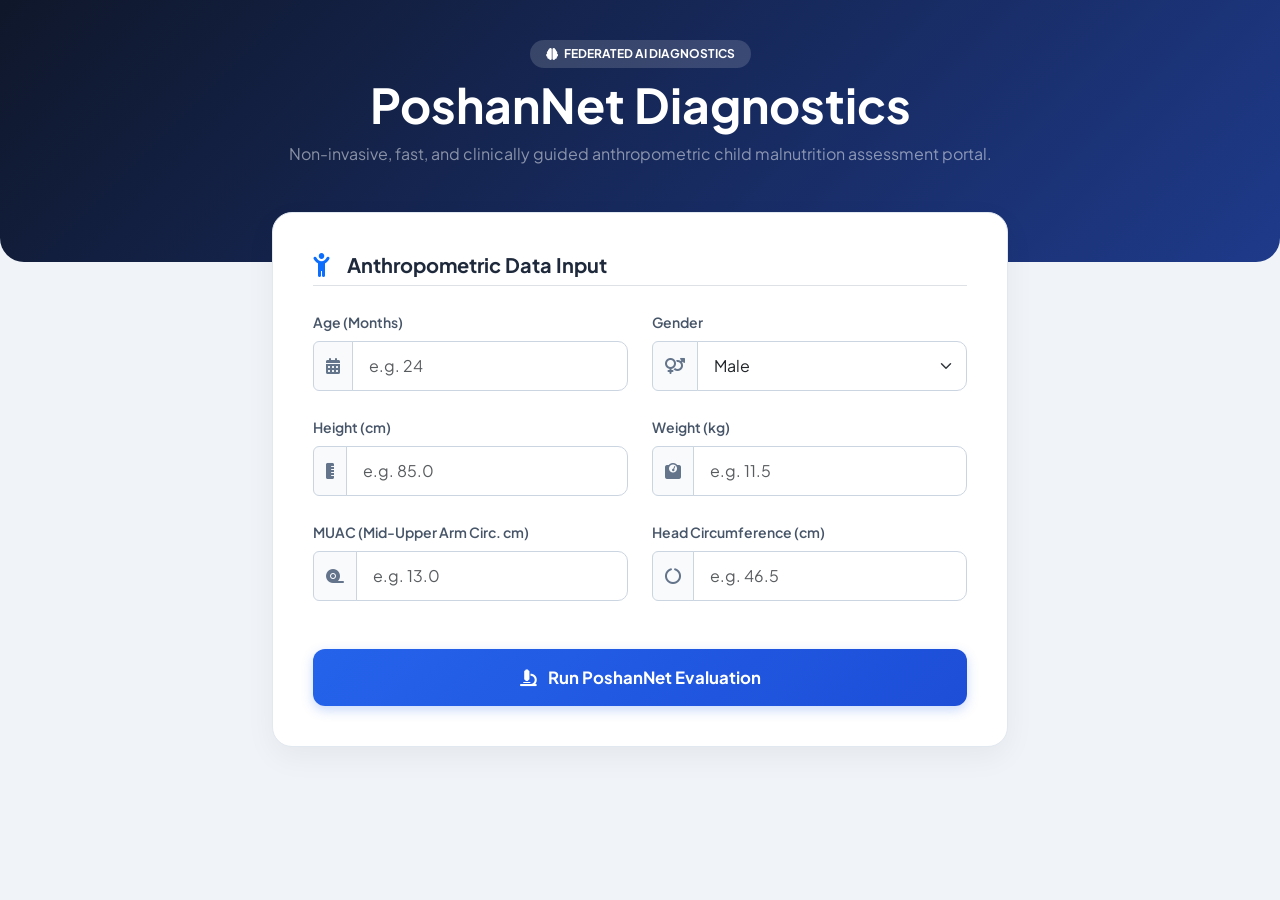
<file: templates/index.html>
<!DOCTYPE html>
<html lang="en">
<head>
    <meta charset="UTF-8">
    <meta name="viewport" content="width=device-width, initial-scale=1.0">
    <title>PoshanNet — AI Child Growth Monitor</title>
    <!-- Bootstrap 5 CSS -->
    <link href="https://cdn.jsdelivr.net/npm/bootstrap@5.3.0/dist/css/bootstrap.min.css" rel="stylesheet">
    <!-- FontAwesome Icons -->
    <link rel="stylesheet" href="https://cdnjs.cloudflare.com/ajax/libs/font-awesome/6.4.0/css/all.min.css">
    <!-- Google Fonts -->
    <link href="https://fonts.googleapis.com/css2?family=Plus+Jakarta+Sans:wght@400;500;600;700&display=swap" rel="stylesheet">
    
    <style>
        body {
            font-family: 'Plus Jakarta Sans', sans-serif;
            background: #f0f4f9;
            color: #1e293b;
        }
        .navbar-brand {
            font-weight: 700;
            letter-spacing: -0.5px;
        }
        .hero-banner {
            background: linear-gradient(135deg, #0f172a 0%, #1e3a8a 100%);
            color: white;
            padding: 40px 0 80px 0;
            border-radius: 0 0 24px 24px;
        }
        .main-card {
            background: #ffffff;
            border-radius: 20px;
            box-shadow: 0 10px 30px rgba(0, 0, 0, 0.05);
            margin-top: -50px;
            padding: 40px;
            border: 1px solid #e2e8f0;
        }
        .form-label {
            font-weight: 600;
            font-size: 0.875rem;
            color: #475569;
        }
        .input-group-text {
            background-color: #f8fafc;
            border-color: #cbd5e1;
            color: #64748b;
        }
        .form-control, .form-select {
            border-color: #cbd5e1;
            padding: 0.75rem 1rem;
            border-radius: 10px;
        }
        .form-control:focus, .form-select:focus {
            border-color: #2563eb;
            box-shadow: 0 0 0 4px rgba(37, 99, 235, 0.1);
        }
        .btn-analyze {
            background: linear-gradient(135deg, #2563eb 0%, #1d4ed8 100%);
            border: none;
            border-radius: 12px;
            padding: 16px;
            font-weight: 700;
            font-size: 1.05rem;
            box-shadow: 0 4px 12px rgba(37, 99, 235, 0.25);
            transition: all 0.2s ease;
        }
        .btn-analyze:hover {
            transform: translateY(-2px);
            box-shadow: 0 6px 16px rgba(37, 99, 235, 0.35);
        }
    </style>
</head>
<body>

<div class="hero-banner">
    <div class="container text-center">
        <span class="badge bg-blue-500 text-uppercase mb-2 px-3 py-2" style="background: rgba(255,255,255,0.15); border-radius: 30px;">
            <i class="fa-solid fa-brain me-1"></i> Federated AI Diagnostics
        </span>
        <h1 class="fw-bold display-5 mb-2">PoshanNet Diagnostics</h1>
        <p class="text-white-50 max-w-xl mx-auto">Non-invasive, fast, and clinically guided anthropometric child malnutrition assessment portal.</p>
    </div>
</div>

<div class="container mb-5">
    <div class="row justify-content-center">
        <div class="col-lg-8">
            <div class="main-card">
                <form action="/predict" method="POST">
                    <div class="d-flex align-items-center mb-4 pb-2 border-bottom">
                        <i class="fa-solid fa-child-reaching text-primary fs-4 me-3"></i>
                        <h5 class="fw-bold m-0">Anthropometric Data Input</h5>
                    </div>

                    <div class="row g-4">
                        <div class="col-md-6">
                            <label class="form-label">Age (Months)</label>
                            <div class="input-group">
                                <span class="input-group-text"><i class="fa-solid fa-calendar-days"></i></span>
                                <input type="number" step="0.1" name="age" class="form-control" placeholder="e.g. 24" required>
                            </div>
                        </div>

                        <div class="col-md-6">
                            <label class="form-label">Gender</label>
                            <div class="input-group">
                                <span class="input-group-text"><i class="fa-solid fa-venus-mars"></i></span>
                                <select name="sex" class="form-select" required>
                                    <option value="1">Male</option>
                                    <option value="0">Female</option>
                                </select>
                            </div>
                        </div>

                        <div class="col-md-6">
                            <label class="form-label">Height (cm)</label>
                            <div class="input-group">
                                <span class="input-group-text"><i class="fa-solid fa-ruler-vertical"></i></span>
                                <input type="number" step="0.1" name="height" class="form-control" placeholder="e.g. 85.0" required>
                            </div>
                        </div>

                        <div class="col-md-6">
                            <label class="form-label">Weight (kg)</label>
                            <div class="input-group">
                                <span class="input-group-text"><i class="fa-solid fa-weight-scale"></i></span>
                                <input type="number" step="0.1" name="weight" class="form-control" placeholder="e.g. 11.5" required>
                            </div>
                        </div>

                        <div class="col-md-6">
                            <label class="form-label">MUAC (Mid-Upper Arm Circ. cm)</label>
                            <div class="input-group">
                                <span class="input-group-text"><i class="fa-solid fa-tape"></i></span>
                                <input type="number" step="0.1" name="muac" class="form-control" placeholder="e.g. 13.0" required>
                            </div>
                        </div>

                        <div class="col-md-6">
                            <label class="form-label">Head Circumference (cm)</label>
                            <div class="input-group">
                                <span class="input-group-text"><i class="fa-solid fa-circle-notch"></i></span>
                                <input type="number" step="0.1" name="head_circ" class="form-control" placeholder="e.g. 46.5" required>
                            </div>
                        </div>
                    </div>

                    <div class="mt-5">
                        <button type="submit" class="btn btn-primary btn-analyze w-100 text-white">
                            <i class="fa-solid fa-microscope me-2"></i> Run PoshanNet Evaluation
                        </button>
                    </div>
                </form>
            </div>
        </div>
    </div>
</div>

</body>
</html>
</file>
